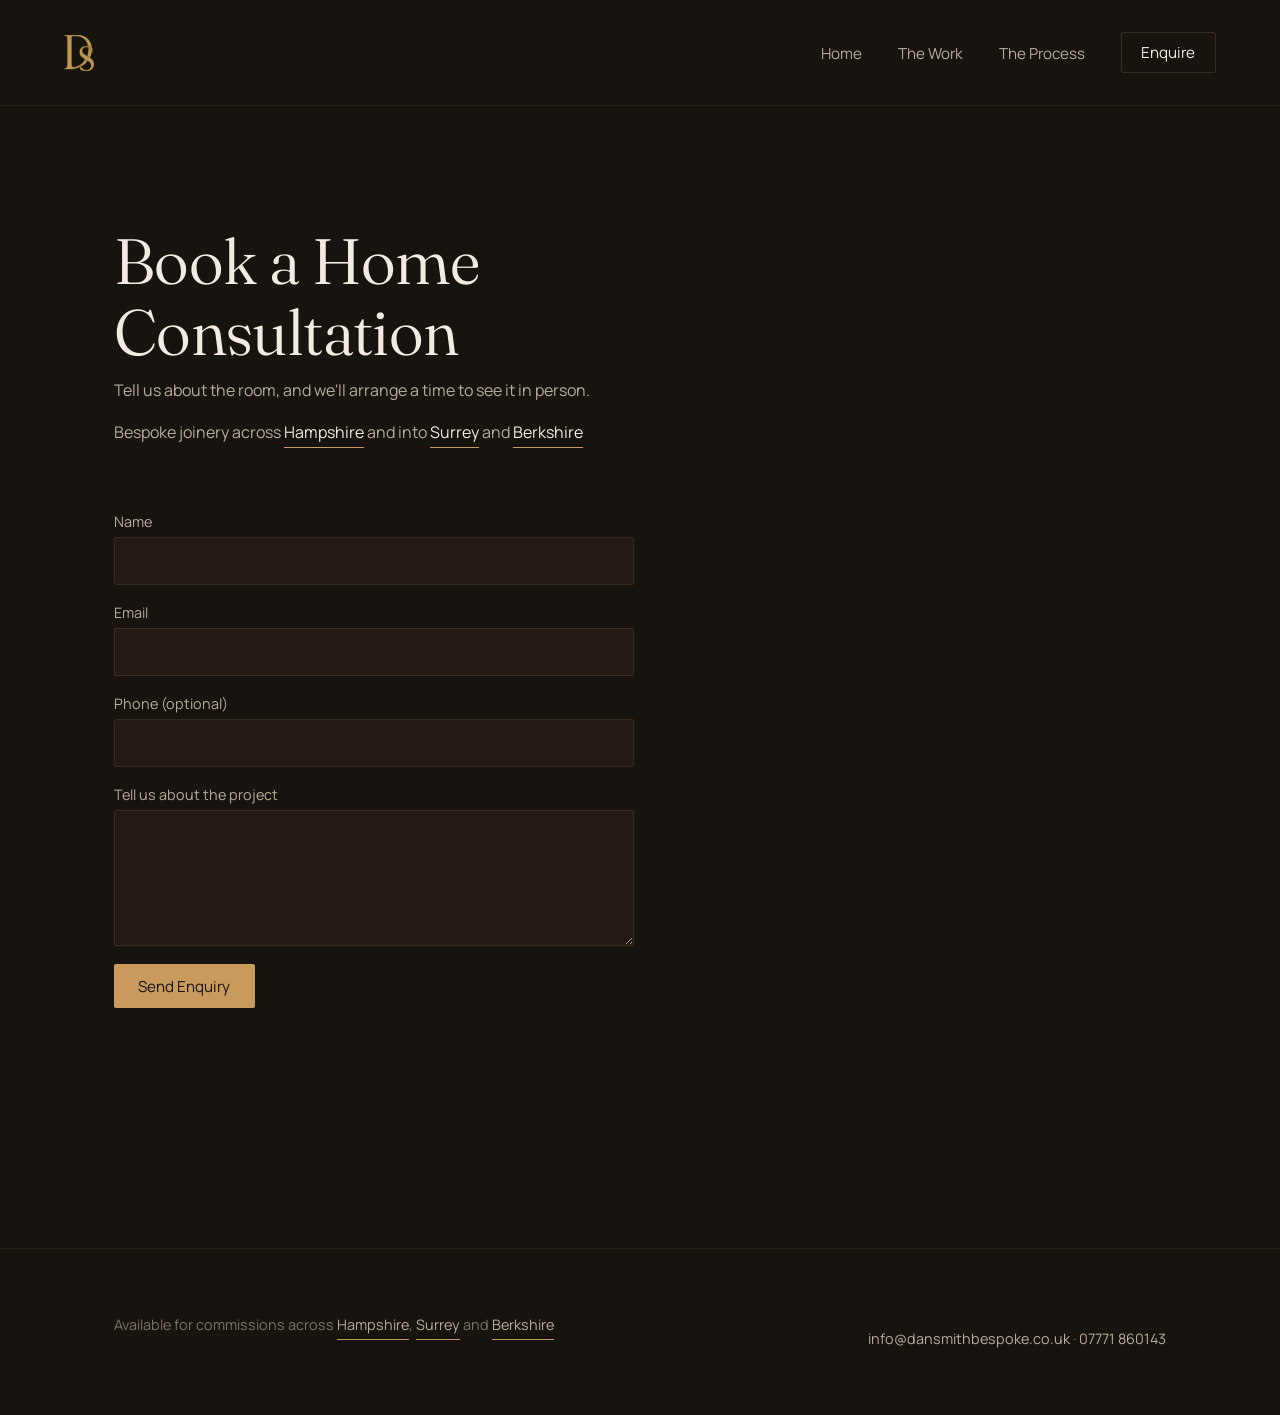
<file: contact.html>
<!DOCTYPE html>
<html lang="en">
<head>
<meta charset="UTF-8" />
<meta name="viewport" content="width=device-width, initial-scale=1.0" />
<title>Contact — DS Carpentry</title>
<link rel="preload" href="fonts/fraunces-latin-opsz-normal.woff2" as="font" type="font/woff2" crossorigin>
<link rel="stylesheet" href="css/fonts.css">
<link rel="stylesheet" href="css/styles.css">
<link rel="icon" href="favicon.ico">
<link rel="icon" type="image/png" sizes="32x32" href="favicon-32.png">
<link rel="apple-touch-icon" href="apple-touch-icon.png">
</head>
<body>

<header class="site-nav bordered">
  <a class="wordmark" href="index.html"><img src="img/ds-mark.png" width="120" height="145" alt="DS monogram, home"></a>
  <ul class="nav-links">
    <li><a href="index.html">Home</a></li>
    <li><a href="work.html">The Work</a></li>
    <li><a href="process.html">The Process</a></li>
    <li><a href="contact.html" class="btn" aria-current="page">Enquire</a></li>
  </ul>
</header>

<section>
  <div class="wrap">
    <div class="section-head" style="max-width: 560px;">
      <h1>Book a Home Consultation</h1>
      <p style="margin-top: 0.6em;">Tell us about the room, and we'll arrange a time to see it in person.</p>
      <p class="areas">Bespoke joinery across <span data-area="hampshire">Hampshire</span> and into <span data-area="surrey">Surrey</span> and <span data-area="berkshire">Berkshire</span></p>
    </div>

    <form class="contact-form" id="enquiry-form" action="https://formspree.io/f/mbgojaoq" method="POST">
      <div class="field">
        <label for="name">Name</label>
        <input id="name" name="name" type="text" required autocomplete="name">
      </div>
      <div class="field">
        <label for="email">Email</label>
        <input id="email" name="email" type="email" required autocomplete="email">
      </div>
      <div class="field">
        <label for="phone">Phone (optional)</label>
        <input id="phone" name="phone" type="tel" autocomplete="tel">
      </div>
      <div class="field">
        <label for="message">Tell us about the project</label>
        <textarea id="message" name="message" rows="5" required></textarea>
      </div>
      <input class="hp" name="_gotcha" type="text" tabindex="-1" autocomplete="off">
      <button class="submit" type="submit">Send Enquiry</button>
      <p class="form-status form-status--error" id="form-error" role="alert" hidden></p>
    </form>
    <p class="form-status form-status--success" id="form-success" role="status" tabindex="-1" hidden>Thank you, your enquiry has been sent. We'll be in touch to arrange a time to see the room.</p>
  </div>
</section>

<footer class="site-footer">
  <div class="wrap">
    <p class="areas areas--up">Available for commissions across <span data-area="hampshire">Hampshire</span>, <span data-area="surrey">Surrey</span> and <span data-area="berkshire">Berkshire</span></p>
    <p><a href="mailto:info@dansmithbespoke.co.uk">info@dansmithbespoke.co.uk</a> · <a href="tel:+447771860143">07771&nbsp;860143</a></p>
  </div>
</footer>

<script src="js/areas.js" defer></script>
<script src="js/contact-form.js" defer></script>
</body>
</html>
</file>
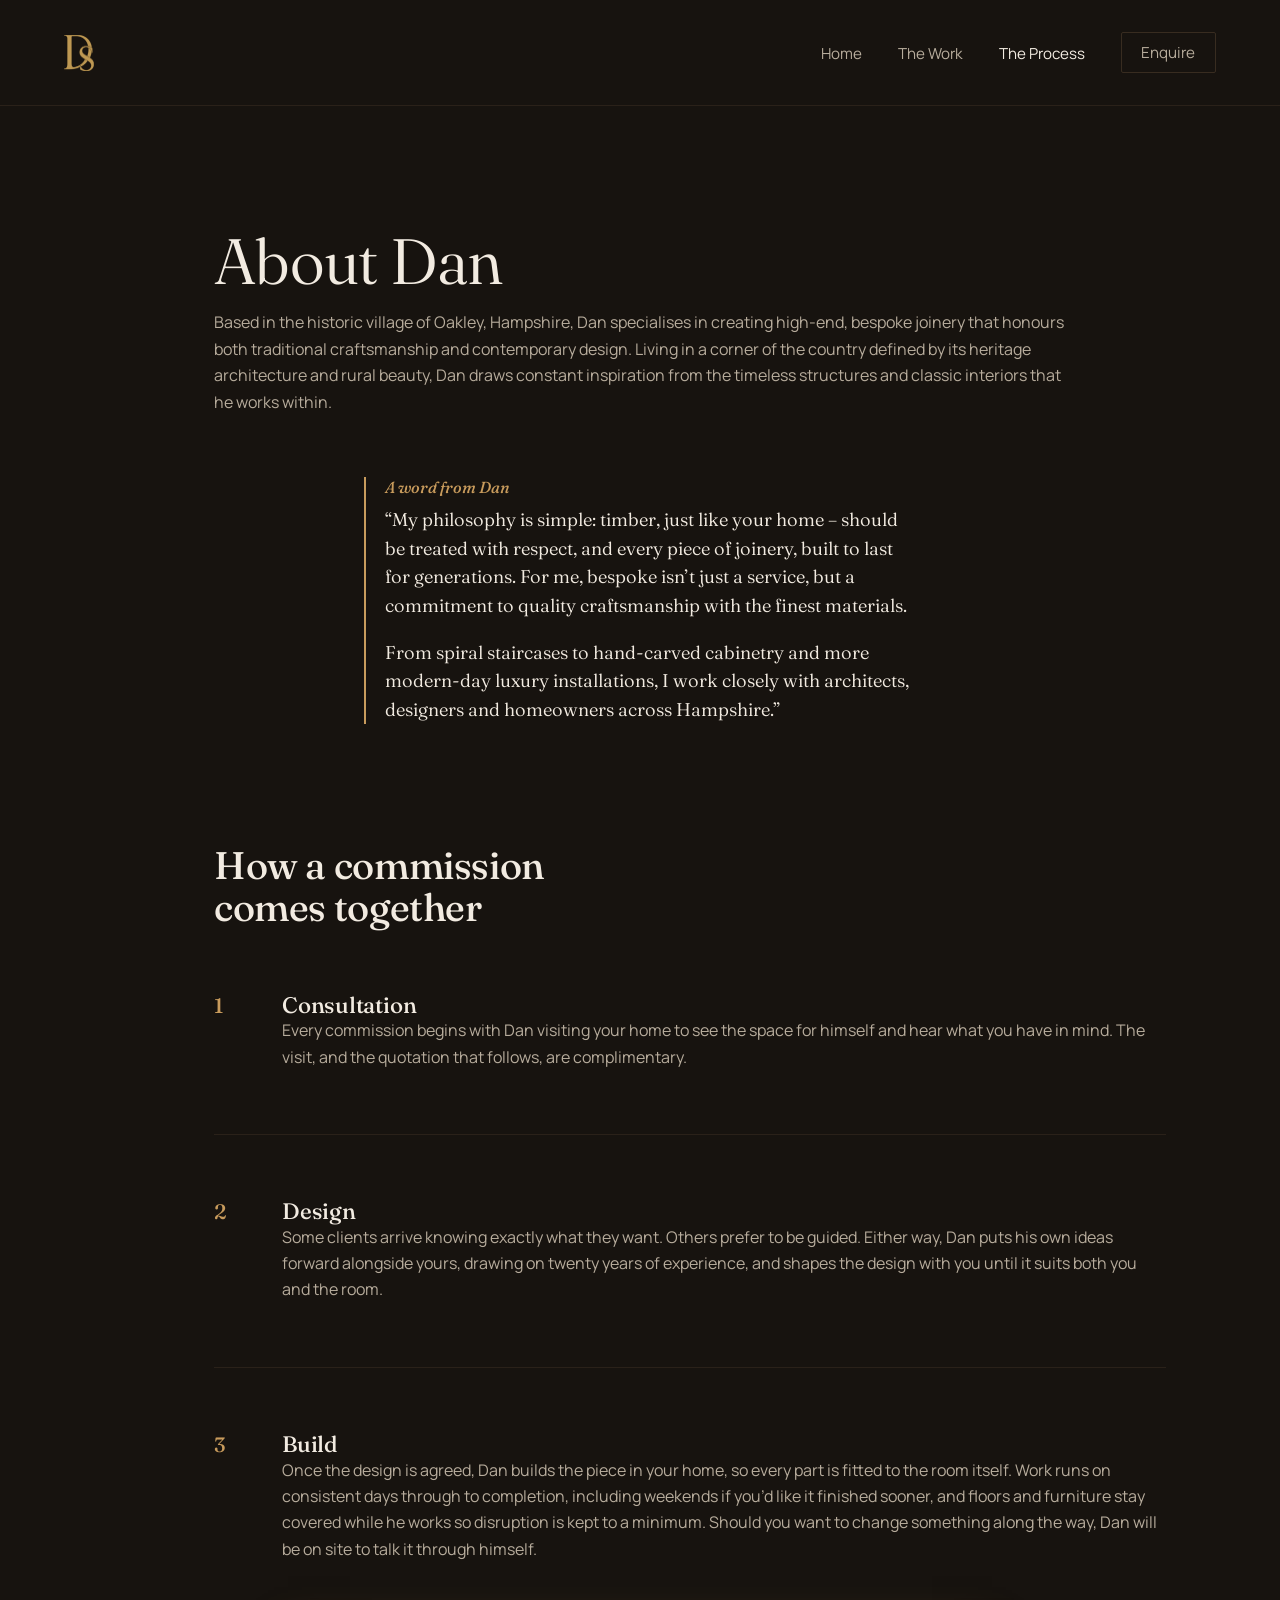
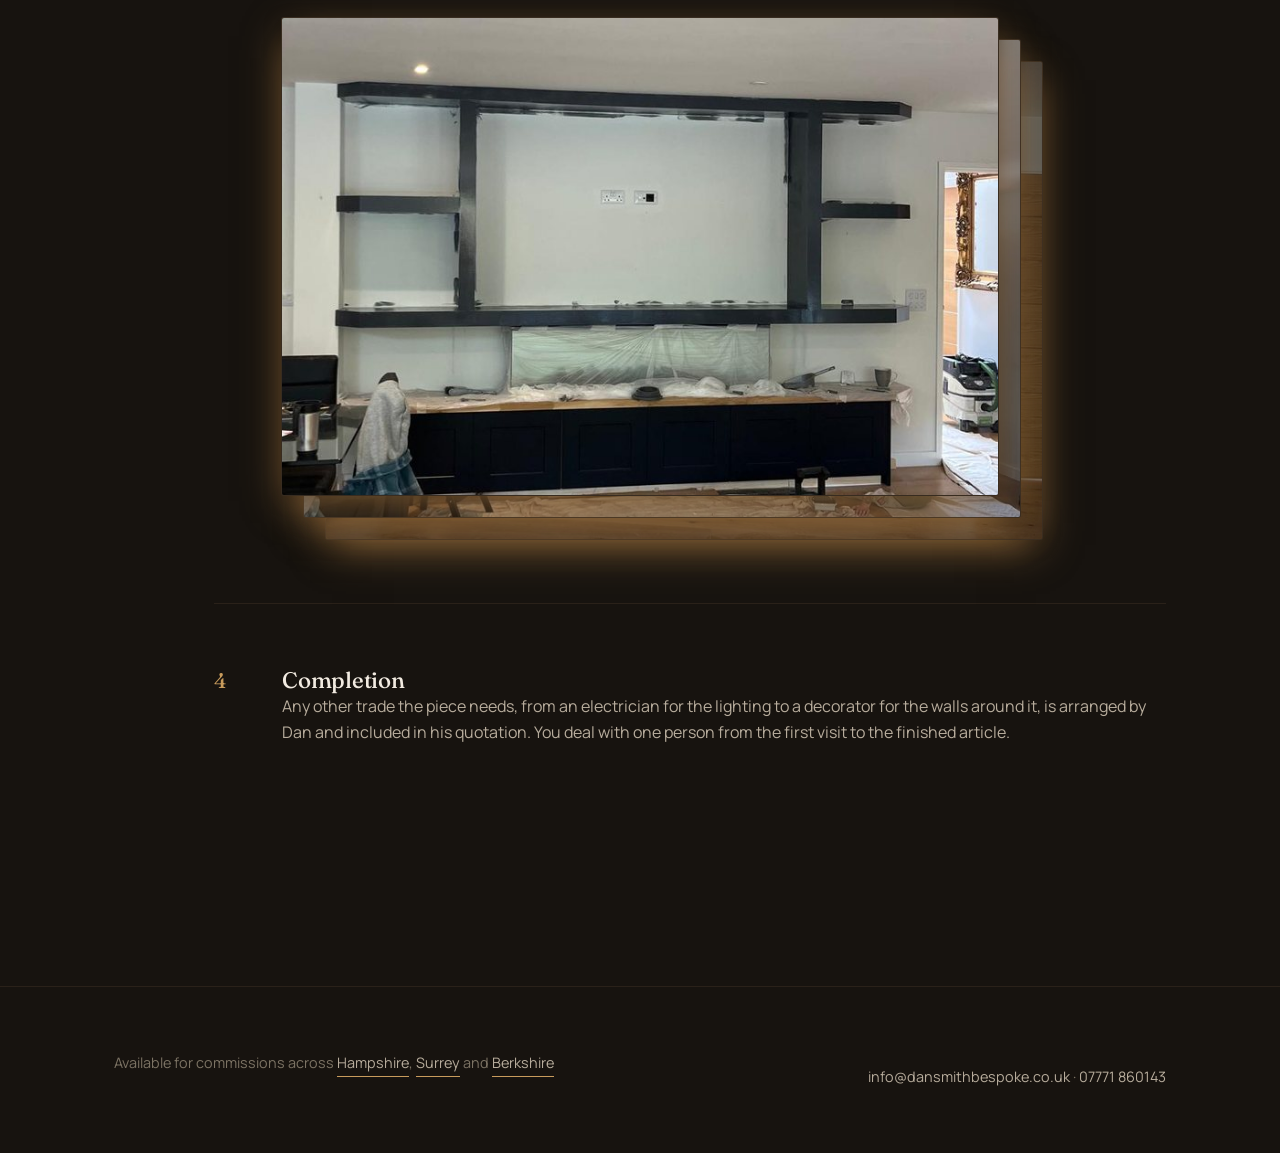
<file: process.html>
<!DOCTYPE html>
<html lang="en">
<head>
<meta charset="UTF-8" />
<meta name="viewport" content="width=device-width, initial-scale=1.0" />
<title>Process — DS Carpentry</title>
<link rel="preload" href="fonts/fraunces-latin-opsz-normal.woff2" as="font" type="font/woff2" crossorigin>
<link rel="stylesheet" href="css/fonts.css">
<link rel="stylesheet" href="css/styles.css">
<link rel="icon" href="favicon.ico">
<link rel="icon" type="image/png" sizes="32x32" href="favicon-32.png">
<link rel="apple-touch-icon" href="apple-touch-icon.png">
</head>
<body>

<header class="site-nav bordered">
  <a class="wordmark" href="index.html"><img src="img/ds-mark.png" width="120" height="145" alt="DS monogram, home"></a>
  <ul class="nav-links">
    <li><a href="index.html">Home</a></li>
    <li><a href="work.html">The Work</a></li>
    <li><a href="process.html" aria-current="page">The Process</a></li>
    <li><a href="contact.html" class="btn">Enquire</a></li>
  </ul>
</header>

<section>
  <div class="wrap" style="max-width: 680px;">
    <h1 class="bio-wide-head">About Dan</h1>
    <p class="bio-wide" style="margin-top: 0.8em;">Based in the historic village of Oakley, Hampshire, Dan specialises in creating high-end, bespoke joinery that honours both traditional craftsmanship and contemporary design. Living in a corner of the country defined by its heritage architecture and rural beauty, Dan draws constant inspiration from the timeless structures and classic interiors that he works within.</p>
    <figure class="pull-quote">
      <figcaption class="eyebrow">A word from Dan</figcaption>
      <blockquote>
        <p>“My philosophy is simple: timber, just like your home – should be treated with respect, and every piece of joinery, built to last for generations. For me, bespoke isn’t just a service, but a commitment to quality craftsmanship with the finest materials.</p>
        <p>From spiral staircases to hand-carved cabinetry and more modern-day luxury installations, I work closely with architects, designers and homeowners across Hampshire.”</p>
      </blockquote>
    </figure>
  </div>
</section>

<section>
  <div class="wrap steps-wrap">
    <div class="section-head">
      <h2>How a commission comes together</h2>
    </div>
    <ol class="steps">
      <li class="step">
        <span class="step-num">1</span>
        <div>
          <h3>Consultation</h3>
          <p>Every commission begins with Dan visiting your home to see the space for himself and hear what you have in mind. The visit, and the quotation that follows, are complimentary.</p>
        </div>
      </li>
      <li class="step">
        <span class="step-num">2</span>
        <div>
          <h3>Design</h3>
          <p>Some clients arrive knowing exactly what they want. Others prefer to be guided. Either way, Dan puts his own ideas forward alongside yours, drawing on twenty years of experience, and shapes the design with you until it suits both you and the room.</p>
        </div>
      </li>
      <li class="step">
        <span class="step-num">3</span>
        <div>
          <h3>Build</h3>
          <p>Once the design is agreed, Dan builds the piece in your home, so every part is fitted to the room itself. Work runs on consistent days through to completion, including weekends if you’d like it finished sooner, and floors and furniture stay covered while he works so disruption is kept to a minimum. Should you want to change something along the way, Dan will be on site to talk it through himself.</p>
        </div>
        <div class="build-deck" data-build-deck role="group" aria-roledescription="carousel" aria-label="One piece, from frame to finish">
          <div class="deck-stage">
            <figure class="deck-card" data-slot="0">
              <img src="img/process/build-stage-1-800.jpg"
                   srcset="img/process/build-stage-1-600.jpg 600w, img/process/build-stage-1-800.jpg 800w, img/process/build-stage-1-1000.jpg 1000w, img/process/build-stage-1-1197.jpg 1197w"
                   sizes="(max-width: 400px) calc(127.5vw - 77px), (max-width: 560px) 109vw, (max-width: 920px) calc(109vw - 87px), 913px"
                   width="1197" height="625" loading="lazy" decoding="async"
                   alt="A dark-painted frame of floating shelves fixed to the wall above a run of base cupboards, with the room still under dust sheets.">
              <span class="deck-shade"></span>
            </figure>
            <figure class="deck-card" data-slot="1" aria-hidden="true">
              <img src="img/process/build-stage-2-800.jpg"
                   srcset="img/process/build-stage-2-600.jpg 600w, img/process/build-stage-2-800.jpg 800w, img/process/build-stage-2-1000.jpg 1000w, img/process/build-stage-2-1200.jpg 1200w, img/process/build-stage-2-1600.jpg 1600w"
                   sizes="(max-width: 400px) calc(127.5vw - 77px), (max-width: 560px) 109vw, (max-width: 920px) calc(109vw - 87px), 913px"
                   width="1600" height="839" loading="lazy" decoding="async"
                   alt="Oak slats fitted behind the frame and a wide glass-fronted fire set beneath it, with a decorator at work on the floor beside the unit.">
              <span class="deck-shade"></span>
            </figure>
            <figure class="deck-card" data-slot="2" aria-hidden="true">
              <img src="img/process/build-stage-3-800.jpg"
                   srcset="img/process/build-stage-3-600.jpg 600w, img/process/build-stage-3-800.jpg 800w, img/process/build-stage-3-1000.jpg 1000w, img/process/build-stage-3-1200.jpg 1200w, img/process/build-stage-3-1600.jpg 1600w"
                   sizes="(max-width: 400px) calc(100vw - 60px), (max-width: 560px) 85vw, (max-width: 920px) calc(85vw - 68px), 716px"
                   width="1600" height="1200" loading="lazy" decoding="async"
                   alt="The finished wall: oak slats either side, downlit shelves, a TV framed in blue light above the fire, and an oak top over dark panelled cupboards.">
              <span class="deck-shade"></span>
            </figure>
            <button type="button" class="deck-hit" hidden><span class="sr-only">Next photo</span></button>
          </div>
          <p class="sr-only" aria-live="polite" data-deck-status></p>
        </div>
      </li>
      <li class="step">
        <span class="step-num">4</span>
        <div>
          <h3>Completion</h3>
          <p>Any other trade the piece needs, from an electrician for the lighting to a decorator for the walls around it, is arranged by Dan and included in his quotation. You deal with one person from the first visit to the finished article.</p>
        </div>
      </li>
    </ol>
  </div>
</section>

<footer class="site-footer">
  <div class="wrap">
    <p class="areas areas--up">Available for commissions across <span data-area="hampshire">Hampshire</span>, <span data-area="surrey">Surrey</span> and <span data-area="berkshire">Berkshire</span></p>
    <p><a href="mailto:info@dansmithbespoke.co.uk">info@dansmithbespoke.co.uk</a> · <a href="tel:+447771860143">07771&nbsp;860143</a></p>
  </div>
</footer>

<script src="js/areas.js" defer></script>
<script src="js/build-deck.js" defer></script>
</body>
</html>
</file>
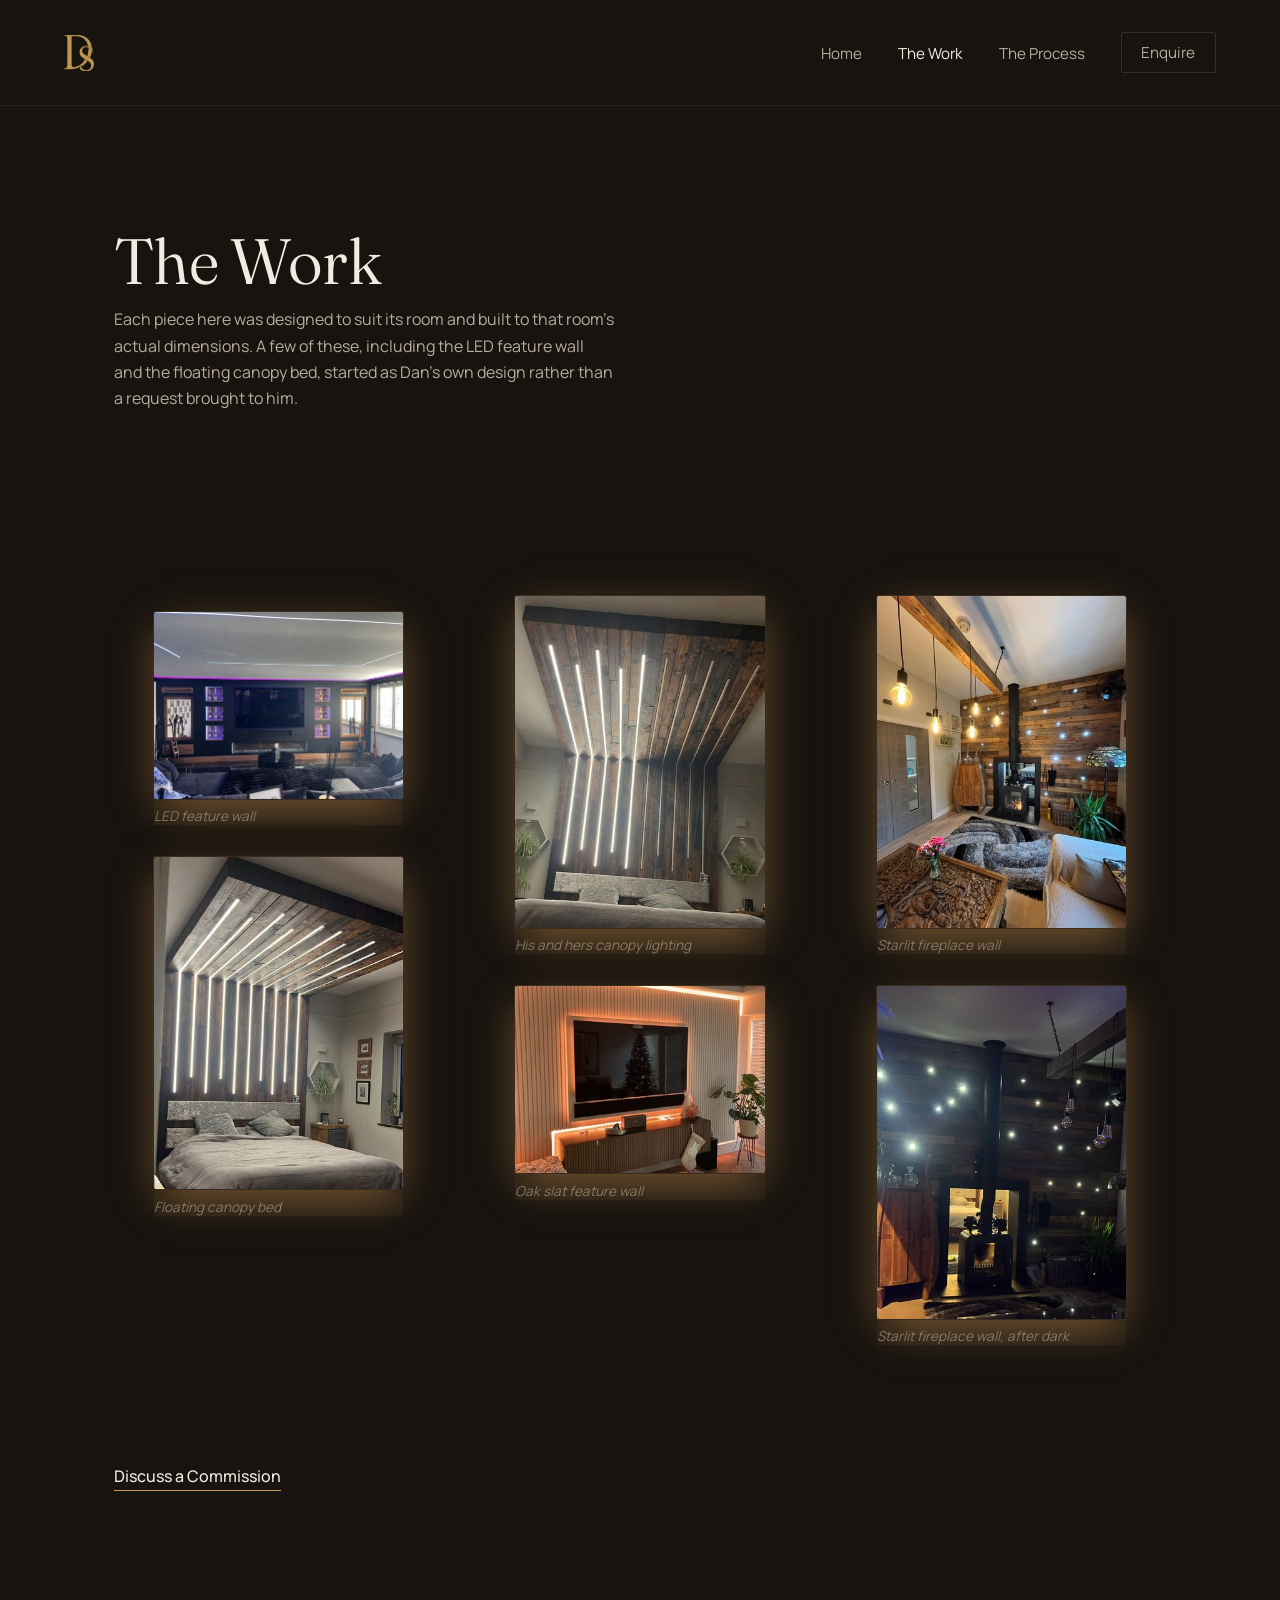
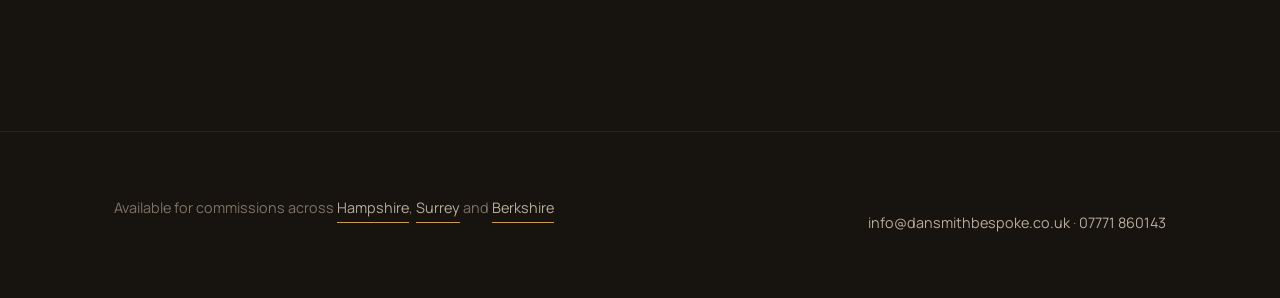
<file: work.html>
<!DOCTYPE html>
<html lang="en">
<head>
<meta charset="UTF-8" />
<meta name="viewport" content="width=device-width, initial-scale=1.0" />
<title>The Work — DS Carpentry</title>
<link rel="preload" href="fonts/fraunces-latin-opsz-normal.woff2" as="font" type="font/woff2" crossorigin>
<link rel="stylesheet" href="css/fonts.css">
<link rel="stylesheet" href="css/styles.css">
<link rel="icon" href="favicon.ico">
<link rel="icon" type="image/png" sizes="32x32" href="favicon-32.png">
<link rel="apple-touch-icon" href="apple-touch-icon.png">
</head>
<body>

<header class="site-nav bordered">
  <a class="wordmark" href="index.html"><img src="img/ds-mark.png" width="120" height="145" alt="DS monogram, home"></a>
  <ul class="nav-links">
    <li><a href="index.html">Home</a></li>
    <li><a href="work.html" aria-current="page">The Work</a></li>
    <li><a href="process.html">The Process</a></li>
    <li><a href="contact.html" class="btn">Enquire</a></li>
  </ul>
</header>

<section>
  <div class="wrap section-head">
    <h1>The Work</h1>
    <p style="margin-top: 0.6em; max-width: 50ch;">Each piece here was designed to suit its room and built to that room's actual dimensions. A few of these, including the LED feature wall and the floating canopy bed, started as Dan's own design rather than a request brought to him.</p>
  </div>
</section>

<section>
  <div class="wrap">
    <div class="gallery-masonry">
      <figure class="photo">
        <div class="flip-card" tabindex="0" role="button" aria-pressed="false" aria-label="LED feature wall — click for detail">
          <div class="flip-card-inner">
            <div class="flip-card-face flip-card-front">
              <img src="img/work/led-feature-wall-800.jpg"
                   srcset="img/work/led-feature-wall-500.jpg 500w, img/work/led-feature-wall-800.jpg 800w, img/work/led-feature-wall-1000.jpg 1000w, img/work/led-feature-wall-1200.jpg 1200w, img/work/led-feature-wall-1600.jpg 1600w"
                   sizes="(max-width: 560px) calc(94vw - 98px), (max-width: 860px) calc(44vw - 84px), (max-width: 1180px) calc(28vw - 80px), 250px"
                   alt="Recessed LED-lit display niches either side of a wall-mounted TV" loading="lazy">
            </div>
            <div class="flip-card-face flip-card-back">
              <p>Recessed niches sit either side of the TV, each lit from within the joinery, with a matching LED line along the ceiling.</p>
            </div>
          </div>
        </div>
        <figcaption>LED feature wall</figcaption>
      </figure>
      <figure class="photo tall">
        <div class="flip-card" tabindex="0" role="button" aria-pressed="false" aria-label="Floating canopy bed — click for detail">
          <div class="flip-card-inner">
            <div class="flip-card-face flip-card-front">
              <img src="img/work/floating-canopy-bed-600.jpg"
                   srcset="img/work/floating-canopy-bed-400.jpg 400w, img/work/floating-canopy-bed-600.jpg 600w, img/work/floating-canopy-bed-800.jpg 800w, img/work/floating-canopy-bed-1000.jpg 1000w, img/work/floating-canopy-bed-1152.jpg 1152w"
                   sizes="(max-width: 560px) calc(94vw - 98px), (max-width: 860px) calc(44vw - 84px), (max-width: 1180px) calc(28vw - 80px), 250px"
                   alt="Floating bed with an underlit base beneath a timber canopy, LED lines running from the headboard up across the ceiling" loading="lazy">
            </div>
            <div class="flip-card-face flip-card-back">
              <p>A floating bed beneath a half-tester canopy, with LED lines sweeping from the headboard up and over.</p>
            </div>
          </div>
        </div>
        <figcaption>Floating canopy bed</figcaption>
      </figure>
      <figure class="photo tall">
        <div class="flip-card" tabindex="0" role="button" aria-pressed="false" aria-label="His and hers canopy lighting — click for detail">
          <div class="flip-card-inner">
            <div class="flip-card-face flip-card-front">
              <img src="img/work/floating-canopy-bed-his-hers-600.jpg"
                   srcset="img/work/floating-canopy-bed-his-hers-400.jpg 400w, img/work/floating-canopy-bed-his-hers-600.jpg 600w, img/work/floating-canopy-bed-his-hers-768.jpg 768w"
                   sizes="(max-width: 560px) 92vw, (max-width: 860px) 46vw, 260px"
                   alt="The floating canopy bed with only the left-hand LED lines lit, each side controlled separately" loading="lazy">
            </div>
            <div class="flip-card-face flip-card-back">
              <p>Each side of the bed has its own switch, so either half of the canopy can be lit on its own.</p>
            </div>
          </div>
        </div>
        <figcaption>His and hers canopy lighting</figcaption>
      </figure>
      <figure class="photo">
        <div class="flip-card" tabindex="0" role="button" aria-pressed="false" aria-label="Oak slat feature wall — click for detail">
          <div class="flip-card-inner">
            <div class="flip-card-face flip-card-front">
              <img src="img/work/oak-slat-feature-wall-800.jpg"
                   srcset="img/work/oak-slat-feature-wall-500.jpg 500w, img/work/oak-slat-feature-wall-800.jpg 800w, img/work/oak-slat-feature-wall-1200.jpg 1200w"
                   sizes="(max-width: 560px) 92vw, (max-width: 860px) 46vw, 260px"
                   alt="Wall-mounted TV above a floating media console lit by an LED edge strip, against an oak slat feature wall" loading="lazy">
            </div>
            <div class="flip-card-face flip-card-back">
              <p>A floating media console lit along its edge, set against an oak slat wall with a TV mounted upon it.</p>
            </div>
          </div>
        </div>
        <figcaption>Oak slat feature wall</figcaption>
      </figure>
      <figure class="photo tall">
        <div class="flip-card" tabindex="0" role="button" aria-pressed="false" aria-label="Starlit fireplace wall — click for detail">
          <div class="flip-card-inner">
            <div class="flip-card-face flip-card-front">
              <img src="img/work/starlit-fireplace-wall-600.jpg"
                   srcset="img/work/starlit-fireplace-wall-400.jpg 400w, img/work/starlit-fireplace-wall-600.jpg 600w, img/work/starlit-fireplace-wall-800.jpg 800w, img/work/starlit-fireplace-wall-1000.jpg 1000w, img/work/starlit-fireplace-wall-1200.jpg 1200w"
                   sizes="(max-width: 560px) calc(94vw - 98px), (max-width: 860px) calc(44vw - 84px), (max-width: 1180px) calc(28vw - 80px), 250px"
                   alt="Timber-boarded fireplace wall with pinpoint lights, a double-sided woodburner and pendant bulbs on an overhead beam" loading="lazy">
            </div>
            <div class="flip-card-face flip-card-back">
              <p>A fully boarded wall, set with pinpoint lights and framing a double-sided woodburner.</p>
            </div>
          </div>
        </div>
        <figcaption>Starlit fireplace wall</figcaption>
      </figure>
      <figure class="photo tall">
        <div class="flip-card" tabindex="0" role="button" aria-pressed="false" aria-label="Starlit fireplace wall, after dark — click for detail">
          <div class="flip-card-inner">
            <div class="flip-card-face flip-card-front">
              <img src="img/work/starlit-fireplace-wall-night-600.jpg"
                   srcset="img/work/starlit-fireplace-wall-night-400.jpg 400w, img/work/starlit-fireplace-wall-night-600.jpg 600w, img/work/starlit-fireplace-wall-night-800.jpg 800w, img/work/starlit-fireplace-wall-night-1000.jpg 1000w, img/work/starlit-fireplace-wall-night-1152.jpg 1152w"
                   sizes="(max-width: 560px) calc(94vw - 98px), (max-width: 860px) calc(44vw - 84px), (max-width: 1180px) calc(28vw - 80px), 250px"
                   alt="The same fireplace wall at night, with pinpoint lights glowing across the timber boards" loading="lazy">
            </div>
            <div class="flip-card-face flip-card-back">
              <p>Timber cladding studded with pinpoint LEDs, shown here as it looks after dark.</p>
            </div>
          </div>
        </div>
        <figcaption>Starlit fireplace wall, after dark</figcaption>
      </figure>
    </div>
  </div>
</section>

<section style="text-align:left;">
  <div class="wrap">
    <a class="cta-link" href="contact.html">Discuss a Commission</a>
  </div>
</section>

<footer class="site-footer">
  <div class="wrap">
    <p class="areas areas--up">Available for commissions across <span data-area="hampshire">Hampshire</span>, <span data-area="surrey">Surrey</span> and <span data-area="berkshire">Berkshire</span></p>
    <p><a href="mailto:info@dansmithbespoke.co.uk">info@dansmithbespoke.co.uk</a> · <a href="tel:+447771860143">07771&nbsp;860143</a></p>
  </div>
</footer>

<script src="js/flip-cards.js" defer></script>
<script src="js/areas.js" defer></script>

</body>
</html>
</file>
<file: css/fonts.css>
/* Self-hosted fonts. Replaces the Google Fonts link so no page depends
   on fonts.googleapis.com / fonts.gstatic.com at load time.
   Files: Fontsource 5.3.0 (@fontsource-variable/fraunces "opsz" build,
   @fontsource-variable/manrope, @fontsource/cinzel), SIL OFL 1.1, licences
   in /fonts. Weights mirror the old Google request exactly: Fraunces
   340/480/600 (one variable file with opsz + wght), Manrope 400/500/600,
   Cinzel 700. Keeping them as fixed weights keeps today's rendering: CSS
   asking Fraunces for 400 or 500 (h2, h3, .step-num) gets the 480 face.
   Latin-ext files only download if a page uses one of those characters. */

@font-face{
  font-family: 'Fraunces';
  font-style: normal;
  font-weight: 340;
  font-display: swap;
  src: url(../fonts/fraunces-latin-opsz-normal.woff2) format('woff2');
  unicode-range: U+0000-00FF, U+0131, U+0152-0153, U+02BB-02BC, U+02C6, U+02DA, U+02DC, U+0304, U+0308, U+0329, U+2000-206F, U+20AC, U+2122, U+2191, U+2193, U+2212, U+2215, U+FEFF, U+FFFD;
}
@font-face{
  font-family: 'Fraunces';
  font-style: normal;
  font-weight: 340;
  font-display: swap;
  src: url(../fonts/fraunces-latin-ext-opsz-normal.woff2) format('woff2');
  unicode-range: U+0100-02BA, U+02BD-02C5, U+02C7-02CC, U+02CE-02D7, U+02DD-02FF, U+0304, U+0308, U+0329, U+1D00-1DBF, U+1E00-1E9F, U+1EF2-1EFF, U+2020, U+20A0-20AB, U+20AD-20C0, U+2113, U+2C60-2C7F, U+A720-A7FF;
}
@font-face{
  font-family: 'Fraunces';
  font-style: normal;
  font-weight: 480;
  font-display: swap;
  src: url(../fonts/fraunces-latin-opsz-normal.woff2) format('woff2');
  unicode-range: U+0000-00FF, U+0131, U+0152-0153, U+02BB-02BC, U+02C6, U+02DA, U+02DC, U+0304, U+0308, U+0329, U+2000-206F, U+20AC, U+2122, U+2191, U+2193, U+2212, U+2215, U+FEFF, U+FFFD;
}
@font-face{
  font-family: 'Fraunces';
  font-style: normal;
  font-weight: 480;
  font-display: swap;
  src: url(../fonts/fraunces-latin-ext-opsz-normal.woff2) format('woff2');
  unicode-range: U+0100-02BA, U+02BD-02C5, U+02C7-02CC, U+02CE-02D7, U+02DD-02FF, U+0304, U+0308, U+0329, U+1D00-1DBF, U+1E00-1E9F, U+1EF2-1EFF, U+2020, U+20A0-20AB, U+20AD-20C0, U+2113, U+2C60-2C7F, U+A720-A7FF;
}
@font-face{
  font-family: 'Fraunces';
  font-style: normal;
  font-weight: 600;
  font-display: swap;
  src: url(../fonts/fraunces-latin-opsz-normal.woff2) format('woff2');
  unicode-range: U+0000-00FF, U+0131, U+0152-0153, U+02BB-02BC, U+02C6, U+02DA, U+02DC, U+0304, U+0308, U+0329, U+2000-206F, U+20AC, U+2122, U+2191, U+2193, U+2212, U+2215, U+FEFF, U+FFFD;
}
@font-face{
  font-family: 'Fraunces';
  font-style: normal;
  font-weight: 600;
  font-display: swap;
  src: url(../fonts/fraunces-latin-ext-opsz-normal.woff2) format('woff2');
  unicode-range: U+0100-02BA, U+02BD-02C5, U+02C7-02CC, U+02CE-02D7, U+02DD-02FF, U+0304, U+0308, U+0329, U+1D00-1DBF, U+1E00-1E9F, U+1EF2-1EFF, U+2020, U+20A0-20AB, U+20AD-20C0, U+2113, U+2C60-2C7F, U+A720-A7FF;
}
@font-face{
  font-family: 'Manrope';
  font-style: normal;
  font-weight: 400;
  font-display: swap;
  src: url(../fonts/manrope-latin-wght-normal.woff2) format('woff2');
  unicode-range: U+0000-00FF, U+0131, U+0152-0153, U+02BB-02BC, U+02C6, U+02DA, U+02DC, U+0304, U+0308, U+0329, U+2000-206F, U+20AC, U+2122, U+2191, U+2193, U+2212, U+2215, U+FEFF, U+FFFD;
}
@font-face{
  font-family: 'Manrope';
  font-style: normal;
  font-weight: 400;
  font-display: swap;
  src: url(../fonts/manrope-latin-ext-wght-normal.woff2) format('woff2');
  unicode-range: U+0100-02BA, U+02BD-02C5, U+02C7-02CC, U+02CE-02D7, U+02DD-02FF, U+0304, U+0308, U+0329, U+1D00-1DBF, U+1E00-1E9F, U+1EF2-1EFF, U+2020, U+20A0-20AB, U+20AD-20C0, U+2113, U+2C60-2C7F, U+A720-A7FF;
}
@font-face{
  font-family: 'Manrope';
  font-style: normal;
  font-weight: 500;
  font-display: swap;
  src: url(../fonts/manrope-latin-wght-normal.woff2) format('woff2');
  unicode-range: U+0000-00FF, U+0131, U+0152-0153, U+02BB-02BC, U+02C6, U+02DA, U+02DC, U+0304, U+0308, U+0329, U+2000-206F, U+20AC, U+2122, U+2191, U+2193, U+2212, U+2215, U+FEFF, U+FFFD;
}
@font-face{
  font-family: 'Manrope';
  font-style: normal;
  font-weight: 500;
  font-display: swap;
  src: url(../fonts/manrope-latin-ext-wght-normal.woff2) format('woff2');
  unicode-range: U+0100-02BA, U+02BD-02C5, U+02C7-02CC, U+02CE-02D7, U+02DD-02FF, U+0304, U+0308, U+0329, U+1D00-1DBF, U+1E00-1E9F, U+1EF2-1EFF, U+2020, U+20A0-20AB, U+20AD-20C0, U+2113, U+2C60-2C7F, U+A720-A7FF;
}
@font-face{
  font-family: 'Manrope';
  font-style: normal;
  font-weight: 600;
  font-display: swap;
  src: url(../fonts/manrope-latin-wght-normal.woff2) format('woff2');
  unicode-range: U+0000-00FF, U+0131, U+0152-0153, U+02BB-02BC, U+02C6, U+02DA, U+02DC, U+0304, U+0308, U+0329, U+2000-206F, U+20AC, U+2122, U+2191, U+2193, U+2212, U+2215, U+FEFF, U+FFFD;
}
@font-face{
  font-family: 'Manrope';
  font-style: normal;
  font-weight: 600;
  font-display: swap;
  src: url(../fonts/manrope-latin-ext-wght-normal.woff2) format('woff2');
  unicode-range: U+0100-02BA, U+02BD-02C5, U+02C7-02CC, U+02CE-02D7, U+02DD-02FF, U+0304, U+0308, U+0329, U+1D00-1DBF, U+1E00-1E9F, U+1EF2-1EFF, U+2020, U+20A0-20AB, U+20AD-20C0, U+2113, U+2C60-2C7F, U+A720-A7FF;
}
@font-face{
  font-family: 'Cinzel';
  font-style: normal;
  font-weight: 700;
  font-display: swap;
  src: url(../fonts/cinzel-latin-700-normal.woff2) format('woff2');
  unicode-range: U+0000-00FF, U+0131, U+0152-0153, U+02BB-02BC, U+02C6, U+02DA, U+02DC, U+0304, U+0308, U+0329, U+2000-206F, U+20AC, U+2122, U+2191, U+2193, U+2212, U+2215, U+FEFF, U+FFFD;
}
@font-face{
  font-family: 'Cinzel';
  font-style: normal;
  font-weight: 700;
  font-display: swap;
  src: url(../fonts/cinzel-latin-ext-700-normal.woff2) format('woff2');
  unicode-range: U+0100-02BA, U+02BD-02C5, U+02C7-02CC, U+02CE-02D7, U+02DD-02FF, U+0304, U+0308, U+0329, U+1D00-1DBF, U+1E00-1E9F, U+1EF2-1EFF, U+2020, U+20A0-20AB, U+20AD-20C0, U+2113, U+2C60-2C7F, U+A720-A7FF;
}

/* Fraunces italic for the Process page eyebrow "A word from Dan" only.
   Cut from Fontsource 5.3.0 @fontsource-variable/fraunces
   (fraunces-latin-opsz-italic.woff2, 81 KB) down to the letters in that
   phrase plus the space, keeping the opsz and wght axes: 7.6 KB. Separate
   family name, so nothing else on the site can pick it up. If the eyebrow
   text changes, letters outside the cut fall back to the browser slanting
   upright Fraunces; re-cut with pyftsubset --text="<new text>" to fix.
   Modified under SIL OFL 1.1 (no reserved font name); licence in /fonts. */
@font-face{
  font-family: 'Fraunces Eyebrow';
  font-style: italic;
  font-weight: 100 900;
  font-display: swap;
  src: url(../fonts/fraunces-italic-eyebrow.woff2) format('woff2');
}
</file>
<file: css/styles.css>
:root{
  --bg: #17130F;
  --bg-lift: #221B14;
  --bg-lift-2: #2A2115;
  --ink: #F2EBE1;
  --ink-soft: #B7AC9C;
  --ink-faint: #7C7364;
  --brass: #C89B5C;
  --ember: #E8A659;
  --line: #382C20;
  --line-soft: #2A2119;

  --space-section: clamp(64px, 10vw, 120px);
  --space-lg: clamp(32px, 5vw, 64px);
  --space-md: clamp(20px, 3vw, 36px);
  --container: 1180px;
}

*{ box-sizing: border-box; }

html, body{
  margin: 0;
  padding: 0;
  background: var(--bg);
  color: var(--ink);
  font-family: 'Manrope', sans-serif;
  -webkit-font-smoothing: antialiased;
}

a{ color: inherit; }
img{ max-width: 100%; display: block; }

:focus-visible{
  outline: 2px solid var(--brass);
  outline-offset: 3px;
}

.wrap{
  max-width: var(--container);
  margin: 0 auto;
  padding-left: clamp(20px, 5vw, 64px);
  padding-right: clamp(20px, 5vw, 64px);
}

/* ---------- Typography ---------- */

h1, h2, h3{
  font-family: 'Fraunces', serif;
  font-weight: 400;
  line-height: 1.1;
  letter-spacing: -0.01em;
  margin: 0;
}

h1{ font-weight: 340; font-size: clamp(2.4rem, 5.5vw, 4rem); max-width: 14ch; }
h2{ font-size: clamp(1.7rem, 3.2vw, 2.4rem); max-width: 16ch; }
h3{ font-size: clamp(1.15rem, 1.8vw, 1.4rem); font-weight: 500; }

p{ line-height: 1.65; color: var(--ink-soft); margin: 0; }
p + p{ margin-top: 1em; }

.eyebrow{
  font-family: 'Manrope', sans-serif;
  font-size: 0.85rem;
  color: var(--brass);
  margin: 0 0 0.6em;
}

/* Process page layout on wide screens (1000px and up).
   --bio-reach is the width of "Based in the historic" in the body font, so the
   opening paragraph reaching left by it puts the end of "historic" in line
   with the pull quote's brass rule. The paragraph reaches right by the same
   amount. "About Dan" moves left with it. The steps section below then shifts
   its heading and step list in, so "How a commission comes together" starts
   on the same line as "About Dan" and the paragraph; its right edge stays
   put. The shift is the gap between the two centred columns:
   (steps column - bio column) / 2, where the bio column is 680px minus the
   .wrap gutters plus two reaches. Below 1000px nothing changes. */
@media (min-width: 1000px){
  :root{ --bio-reach: 150px; }
  .bio-wide{ margin-left: calc(var(--bio-reach) * -1); margin-right: calc(var(--bio-reach) * -1); }
  .bio-wide-head{ margin-left: calc(var(--bio-reach) * -1); }
  .steps-wrap > .section-head,
  .steps-wrap > .steps{
    margin-left: calc((100% + 2 * clamp(20px, 5vw, 64px) - 680px - 2 * var(--bio-reach)) / 2);
  }
}

.pull-quote{
  margin: 3.85em 0 0; /* 2.2em plus one extra body line (1.65em) of space */
  padding-left: 1.2em;
  border-left: 2px solid var(--brass);
}
/* The quote's eyebrow is set in true Fraunces italic (a 7.6 KB cut, see
   fonts.css) to match the quote, at 1rem, up from the 0.85rem eyebrow. */
.pull-quote .eyebrow{
  font-family: 'Fraunces Eyebrow', 'Fraunces', serif;
  font-style: italic;
  font-weight: 480;
  font-size: 1rem;
}
.pull-quote blockquote{ margin: 0; }
.pull-quote blockquote p{
  font-family: 'Fraunces', serif;
  font-weight: 340;
  font-size: 1.15rem;
  line-height: 1.55;
  color: var(--ink);
}

/* ---------- Nav ---------- */

.site-nav{
  position: relative;
  z-index: 2;
  display: flex;
  align-items: center;
  justify-content: space-between;
  padding: clamp(20px, 4vw, 32px) clamp(20px, 5vw, 64px);
}

.site-nav.bordered{ border-bottom: 1px solid var(--line-soft); }

.wordmark{
  font-family: 'Fraunces', serif;
  font-weight: 480;
  font-size: 1.15rem;
  letter-spacing: 0.01em;
  text-decoration: none;
}

.wordmark span{ color: var(--ink-soft); font-weight: 400; }

.wordmark img{
  display: block;
  height: 36px;
  width: auto;
}

@media (max-width: 560px){
  .wordmark img{ height: 32px; }
}

.nav-links{
  display: flex;
  align-items: center;
  gap: clamp(18px, 3vw, 36px);
  list-style: none;
  margin: 0;
  padding: 0;
}

.nav-links a{
  text-decoration: none;
  font-size: 0.95rem;
  color: var(--ink-soft);
  transition: color 180ms ease;
}

.nav-links a:hover, .nav-links a[aria-current="page"]{ color: var(--ink); }

.btn{
  display: inline-block;
  font-size: 0.95rem;
  text-decoration: none;
  color: var(--ink);
  border: 1px solid var(--line);
  padding: 0.6em 1.3em;
  border-radius: 2px;
  transition: border-color 180ms ease, color 180ms ease;
}

.btn:hover{ border-color: var(--brass); color: var(--brass); }

.cta-link{
  display: inline-block;
  font-size: 1rem;
  font-weight: 500;
  text-decoration: none;
  color: var(--ink);
  border-bottom: 1px solid var(--brass);
  padding-bottom: 0.2em;
  transition: color 180ms ease;
}

.cta-link:hover{ color: var(--brass); }

/* ---------- Sections ---------- */

section{ padding: var(--space-section) 0; }
section + section{ padding-top: 0; }

.section-head{ margin-bottom: var(--space-lg); }

/* ---------- Placeholder image block ---------- */

.placeholder{
  position: relative;
  aspect-ratio: 4 / 3;
  border: 1px dashed var(--line);
  background:
    repeating-linear-gradient(135deg, rgba(200,155,92,0.05) 0 2px, transparent 2px 14px),
    var(--bg-lift);
  display: flex;
  align-items: flex-end;
  padding: 16px;
  border-radius: 2px;
}

.placeholder span{
  font-size: 0.85rem;
  font-style: italic;
  color: var(--ink-faint);
}

/* ---------- Photo tiles (populated gallery/teaser slots) ---------- */

.photo{
  position: relative;
  aspect-ratio: 4 / 3;
  background: var(--bg-lift);
}

.photo.tall{ aspect-ratio: 3 / 4; }

.photo figcaption{
  margin-top: 0.6em;
  font-size: 0.85rem;
  font-style: italic;
  color: var(--ink-faint);
}

/* Flip card — click or keyboard (Enter/Space) reveals a blurb on the back.
   The box-shadow is a warm ember glow, deliberately steady rather than
   flickering: the starfield stays the one animated signature moment. */
.flip-card{
  position: relative;
  width: 100%;
  height: 100%;
  perspective: 1200px;
  border-radius: 2px;
  cursor: pointer;
  box-shadow:
    0 0 0 1px var(--line),
    0 12px 40px -6px rgba(232, 166, 89, 0.55),
    0 4px 16px rgba(0, 0, 0, 0.5);
  transition: box-shadow 240ms ease;
}

.flip-card:hover,
.flip-card:focus-visible{
  box-shadow:
    0 0 0 1px var(--brass),
    0 16px 54px -4px rgba(232, 166, 89, 0.75),
    0 5px 20px rgba(0, 0, 0, 0.55);
  outline: none;
}

.flip-card-inner{
  position: relative;
  width: 100%;
  height: 100%;
  border-radius: 2px;
  transition: transform 550ms cubic-bezier(0.4, 0.15, 0.2, 1);
  transform-style: preserve-3d;
}

.flip-card.is-flipped .flip-card-inner{
  transform: rotateY(180deg);
}

.flip-card-face{
  position: absolute;
  inset: 0;
  backface-visibility: hidden;
  border-radius: 2px;
  overflow: hidden;
}

.flip-card-front img{
  width: 100%;
  height: 100%;
  object-fit: cover;
  object-position: center;
  display: block;
}

.photo.tall .flip-card-front img{ object-position: center top; }

.flip-card-back{
  transform: rotateY(180deg);
  background: var(--bg-lift);
  border: 1px solid var(--line);
  padding: clamp(16px, 3vw, 22px);
  display: flex;
  align-items: center;
}

.flip-card-back p{
  font-size: 0.9rem;
  line-height: 1.6;
  font-style: italic;
}

/* Set by js/flip-cards.js only when a blurb can't fit even at its smallest
   size (extreme zoom). Starts the text at the top and lets it scroll. */
.flip-card .flip-card-back.blurb-overflow{
  align-items: flex-start;
  justify-content: flex-start;
  overflow-y: auto;
}

@media (prefers-reduced-motion: reduce){
  .flip-card-inner{ transition: none; }
}

/* ---------- Grid ---------- */

.grid{
  display: grid;
  gap: clamp(20px, 3vw, 32px);
  align-items: start;
}

.grid.cols-3{ grid-template-columns: repeat(3, 1fr); }
.grid.cols-2{ grid-template-columns: repeat(2, 1fr); }

@media (max-width: 860px){
  .grid.cols-3{ grid-template-columns: repeat(2, 1fr); }
}
@media (max-width: 560px){
  .grid.cols-3, .grid.cols-2{ grid-template-columns: 1fr; }
  .site-nav{ flex-direction: column; align-items: flex-start; gap: 14px; }
  .nav-links{ flex-wrap: wrap; gap: 16px; }
}

/* Masonry columns — for galleries mixing landscape and tall photo tiles,
   so a shorter tile doesn't leave dead space under it in a grid row. */
.gallery-masonry{
  column-count: 3;
  column-gap: clamp(20px, 3vw, 32px);
}

.gallery-masonry .photo{
  break-inside: avoid;
  margin-bottom: clamp(20px, 3vw, 32px);
}

@media (max-width: 860px){
  .gallery-masonry{ column-count: 2; }
}
@media (max-width: 560px){
  .gallery-masonry{ column-count: 1; }
}

/* ---------- Process steps (genuinely sequential — numbering earned) ---------- */

.steps{
  list-style: none;
  margin: 0;
  padding: 0;
  display: flex;
  flex-direction: column;
  gap: var(--space-lg);
}

.step{
  display: grid;
  grid-template-columns: 48px 1fr;
  gap: 20px;
  padding-bottom: var(--space-lg);
  border-bottom: 1px solid var(--line-soft);
}

.step:last-child{ border-bottom: none; padding-bottom: 0; }

.step-num{
  font-family: 'Fraunces', serif;
  font-size: 1.3rem;
  color: var(--brass);
}

/* ---------- Build deck (Process step 3) ----------
   Three photos stacked like a deck: the current one in front, the next two
   stepped down and right behind it so it's clear there's more to see.
   Advancing is animated by js/build-deck.js; these rules are the resting
   positions. Each card carries the same ember glow as the flip cards.
   Image sizes in process.html assume --deck-max and --deck-off below;
   re-measure the sizes values if either changes. */

.build-deck{
  --deck-max: 760px;
  --deck-off: clamp(10px, 2.4vw, 22px);
  grid-column: 2;
  width: 100%;
  max-width: var(--deck-max);
  margin-top: var(--space-md); /* headroom for the rising photo's tilt */
}

@media (max-width: 560px){
  .build-deck{ grid-column: 1 / -1; }
}

.deck-stage{
  position: relative;
  aspect-ratio: 3 / 2;
  margin-right: calc(var(--deck-off) * 2);
  margin-bottom: calc(var(--deck-off) * 2);
  isolation: isolate; /* keeps the cards' z-index swaps inside the deck */
}

.deck-card{
  position: absolute;
  inset: 0;
  margin: 0;
  border-radius: 2px;
  overflow: hidden;
  background: var(--bg-lift);
  box-shadow:
    0 0 0 1px var(--line),
    0 12px 40px -6px rgba(232, 166, 89, 0.55),
    0 4px 16px rgba(0, 0, 0, 0.5);
  transform-origin: 50% 50%;
}

.deck-card img{
  width: 100%;
  height: 100%;
  object-fit: cover;
}

/* Darkens the cards behind, so the front photo reads as the current one. */
.deck-shade{
  position: absolute;
  inset: 0;
  background: var(--bg);
  opacity: 0;
  pointer-events: none;
}

.deck-card[data-slot="0"]{ z-index: 3; transform: none; }
.deck-card[data-slot="1"]{ z-index: 2; transform: translate(var(--deck-off), var(--deck-off)); }
.deck-card[data-slot="2"]{ z-index: 1; transform: translate(calc(var(--deck-off) * 2), calc(var(--deck-off) * 2)); }
.deck-card[data-slot="1"] .deck-shade{ opacity: 0.4; }
.deck-card[data-slot="2"] .deck-shade{ opacity: 0.6; }

/* The whole stack is the control: an invisible button laid over the front
   photo and the edges behind it. One target for mouse, touch and keyboard.
   Its label ("Next photo") is for screen readers only, and keyboard focus
   shows on the front photo as the same brass ring as the flip cards. */
.deck-hit{
  position: absolute;
  top: 0;
  left: 0;
  right: calc(var(--deck-off) * -2);
  bottom: calc(var(--deck-off) * -2);
  z-index: 5;
  margin: 0;
  padding: 0;
  border: 0;
  background: transparent;
  cursor: pointer;
  -webkit-tap-highlight-color: transparent;
}
.deck-hit[hidden]{ display: none; }
.deck-hit:focus{ outline: none; }
.deck-hit:focus-visible{ outline: 1px solid var(--brass); outline-offset: 6px; }
@supports selector(:has(*)){
  .deck-hit:focus-visible{ outline: none; }
}

.deck-stage:hover .deck-card[data-slot="0"],
.deck-stage:has(.deck-hit:focus-visible) .deck-card[data-slot="0"]{
  box-shadow:
    0 0 0 1px var(--brass),
    0 16px 54px -4px rgba(232, 166, 89, 0.75),
    0 5px 20px rgba(0, 0, 0, 0.55);
}

.sr-only{
  position: absolute;
  width: 1px;
  height: 1px;
  padding: 0;
  margin: -1px;
  overflow: hidden;
  clip: rect(0 0 0 0);
  white-space: nowrap;
  border: 0;
}

/* ---------- Footer ---------- */

.site-footer{
  border-top: 1px solid var(--line-soft);
  padding: var(--space-lg) 0;
  margin-top: var(--space-section);
}

.site-footer .wrap{
  display: flex;
  flex-wrap: wrap;
  justify-content: space-between;
  gap: 20px;
}

.site-footer p{ font-size: 0.9rem; color: var(--ink-faint); }
.site-footer a{ color: var(--ink-soft); text-decoration: none; }
.site-footer a:hover{ color: var(--brass); }

.dev-note{
  background: var(--bg-lift-2);
  border: 1px solid var(--line);
  color: var(--ink-faint);
  font-size: 0.8rem;
  padding: 10px 16px;
  margin: 0 auto var(--space-md);
  max-width: var(--container);
  border-radius: 2px;
}

/* ---------- Contact form ---------- */

form.contact-form{
  display: flex;
  flex-direction: column;
  gap: 18px;
  max-width: 520px;
}

.field{ display: flex; flex-direction: column; gap: 6px; }

.field label{ font-size: 0.9rem; color: var(--ink-soft); }

.field input, .field textarea{
  background: var(--bg-lift);
  border: 1px solid var(--line);
  color: var(--ink);
  font-family: 'Manrope', sans-serif;
  font-size: 1rem;
  padding: 0.75em 0.9em;
  border-radius: 2px;
}

.field input:focus, .field textarea:focus{
  outline: 2px solid var(--brass);
  outline-offset: 1px;
  border-color: var(--brass);
}

button.submit{
  align-self: flex-start;
  font-family: 'Manrope', sans-serif;
  font-size: 0.95rem;
  color: var(--bg);
  background: var(--brass);
  border: none;
  padding: 0.75em 1.6em;
  border-radius: 2px;
  cursor: pointer;
  transition: background 180ms ease;
}

button.submit:hover{ background: var(--ember); }

button.submit:disabled{
  background: var(--ink-faint);
  cursor: wait;
}

/* Honeypot: off-screen for people, still filled in by most spam bots. */
/* Honeypot: display:none per Formspree's docs, so browser autofill skips it */
.hp{ display: none; }

/* Submission messages (js/contact-form.js) */
.form-status{
  max-width: 520px;
  font-size: 0.95rem;
  line-height: 1.5;
  padding: 0.9em 1.1em;
  border-radius: 2px;
  background: var(--bg-lift);
  color: var(--ink);
}
.form-status--error{ border-left: 3px solid var(--ember); }
.form-status--success{ border-left: 3px solid var(--brass); }
.form-status--success:focus{ outline: none; }
form.contact-form[hidden]{ display: none; }
.form-status a{ color: var(--brass); }

/* ---------- Service areas (js/areas.js) ---------- */

.area{ position: relative; display: inline-block; }

.area-trigger{
  font: inherit;
  color: var(--ink);
  background: none;
  border: 0;
  border-bottom: 1px solid var(--brass);
  padding: 0 0 0.12em;
  cursor: pointer;
  transition: color 180ms ease;
}

.area-trigger:hover,
.area-trigger[aria-expanded="true"]{ color: var(--brass); }

.area-pop{
  position: absolute;
  top: 100%;
  left: 0;
  z-index: 30;
  padding-top: 10px;
}

.area-pop[hidden]{ display: none; }

.area-pop-card{
  display: block;
  width: max-content;
  max-width: min(300px, calc(100vw - 40px));
  background: var(--bg-lift-2);
  border: 1px solid var(--line);
  border-radius: 2px;
  padding: 14px 16px;
  text-align: left;
  font-size: 0.9rem;
  font-weight: 400;
  line-height: 1.6;
  color: var(--ink-soft);
  animation: area-in 160ms ease-out both;
}

.area-pop-label{
  display: block;
  font-size: 0.8rem;
  color: var(--brass);
  margin-bottom: 0.3em;
}

.areas--feature{
  color: var(--ink);
  font-size: 1.05rem;
  margin-top: 1.4em;
}

.section-head .areas{ margin-top: 1em; }

.areas--up .area-pop{
  top: auto;
  bottom: 100%;
  padding-top: 0;
  padding-bottom: 10px;
}

.site-footer .area-trigger{ color: var(--ink-soft); }
.site-footer .area-trigger:hover,
.site-footer .area-trigger[aria-expanded="true"]{ color: var(--brass); }

@keyframes area-in{
  from{ opacity: 0; transform: translateY(4px); }
  to{ opacity: 1; transform: translateY(0); }
}

@media (prefers-reduced-motion: reduce){
  .area-pop-card{ animation: none; }
}
</file>
